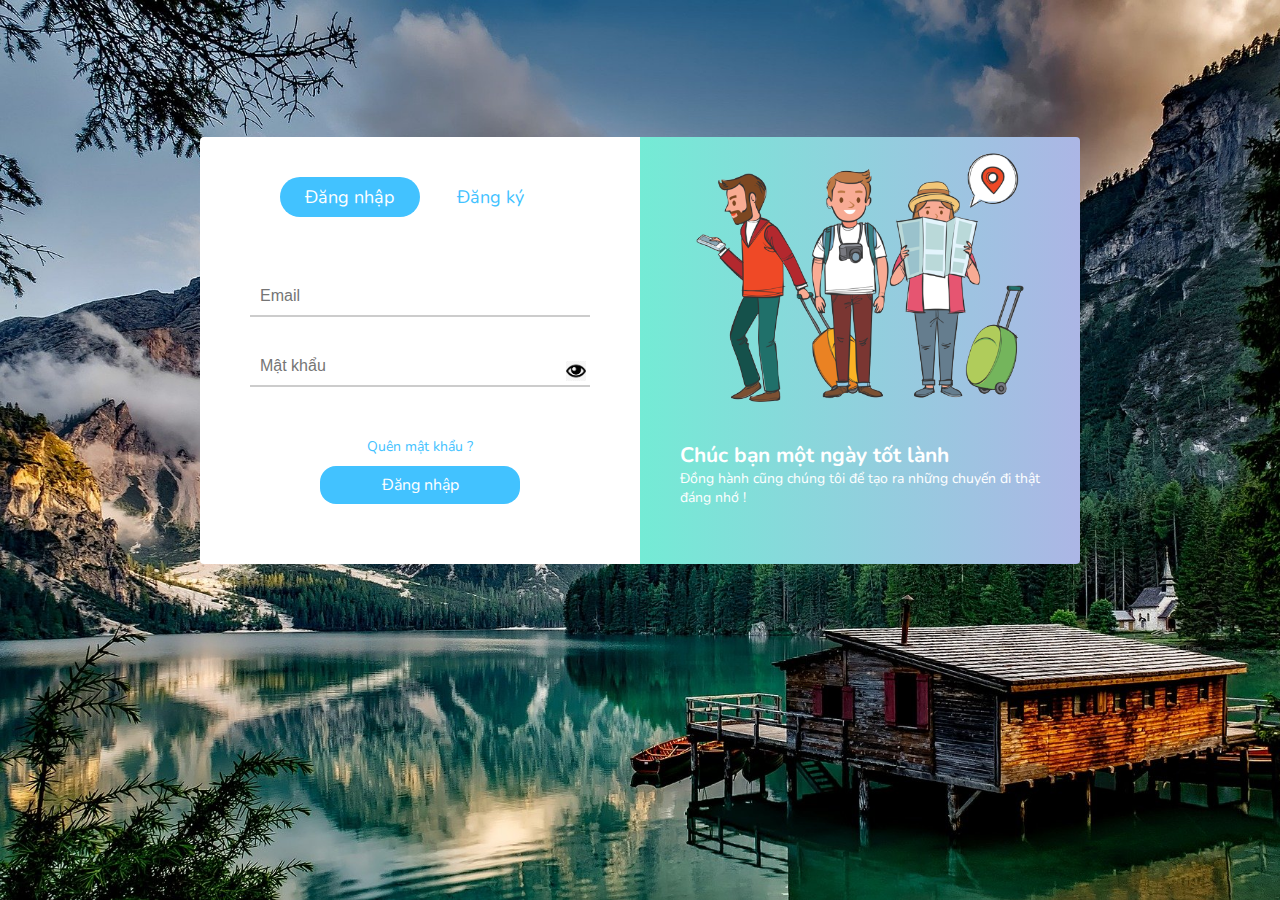
<file: html/login.html>
<!DOCTYPE html>
<html lang="en">
<head>
    <meta charset="UTF-8">
    <meta http-equiv="X-UA-Compatible" content="IE=edge">
    <meta name="viewport" content="width=device-width, initial-scale=1.0">
    <title>Đăng nhập - MTP Travel</title>
    <link rel="preconnect" href="https://fonts.googleapis.com">
    <link rel="preconnect" href="https://fonts.gstatic.com" crossorigin>
    <link href="https://fonts.googleapis.com/css2?family=Nunito:ital,wght@0,200;0,300;0,400;0,500;0,600;0,700;1,300&display=swap" rel="stylesheet">
    <link rel="stylesheet" href="https://cdnjs.cloudflare.com/ajax/libs/font-awesome/6.1.1/css/all.min.css">
    <link rel="stylesheet" href="../assets/css/base.css">
    <link rel="stylesheet" href="../assets/css/login.css">
</head>
<body>
    <div class="main">
        <div class="container login">
            <div id="form1">

                <div class="form-heading">
                        <div class="form-heading__item active" data="login">Đăng nhập</div>
                        <div class="form-heading__item" data="register">Đăng ký</div>
                </div>
                <form action="" method="POST" class="form form-login">
                    <div class="form-group">
                        <input type="text" name="username" placeholder="Email" class="form-input">
                    </div>
                    <div class="form-group">
                        <input type="password" name="password" placeholder="Mật khẩu" class="form-input">
                        <div class="form-icon">
                            <img src="../assets/img/sticker/eye.png" alt="" name="eye" class="active">
                            <img src="../assets/img/sticker/eye-slash.png" alt="" name="eye-slash" class="">
                        </div>
                    </div>
    
                    <span class="form-message"></span>
                    <a href="" class="form-forget-pass">Quên mật khẩu ?</a>
                    <button type="submit" class="form-btn" name="login">Đăng nhập</button>
                </form>
                
                <form action="" method="POST" class="form form-register">
                    <div class="form-group">
                        <input type="text" name="fullname" placeholder="Họ và tên" class="form-input">
                        <span class="form-message"></span>
                    </div>
                    <div class="form-group">
                        <input type="text" name="email" placeholder="Email" class="form-input">
                        <span class="form-message"></span>
                    </div>
                    <div class="form-group">
                        <input type="type" name="phone" placeholder="Số điện thoại" class="form-input">
                        <span class="form-message"></span>
                    </div>
                    <div class="form-group">
                        <input type="text" name="create-password" placeholder="Mật khẩu" class="form-input">
                        <span class="form-message"></span>
                    </div>
    
                    <button type="submit" class="form-btn" name="register">Đăng ký</button>
                </form>
            </div>
            <div class="account-banner">
                <img src="../assets/img/sticker/account-banner.png" alt="" class="account-banner__img">
                <div class="account-banner__desc">
                    <h2 class="account-banner__heading">Chúc bạn một ngày tốt lành</h2>
                    <p class="account-banner__details">Đồng hành cũng chúng tôi để tạo ra những chuyến đi thật đáng nhớ !</p>
                </div>
            </div>    
        </div>
    </div>
    
    <script src="../assets/js/login.js"></script>
</body>
</html>
</file>
<file: assets/css/base.css>
:root{
    --primary-color: #42C2FF;
    --orange-color: #eb5e28;
}

html {
    font-family: 'Nunito', sans-serif;
    font-size: 14px;
}
body {
    background-color: #f1f1f1;
}
* {
    margin: 0;
    padding: 0;
    box-sizing: border-box;
}
ul {
    list-style: none;
}

a {
    text-decoration: none;
}

input {
    outline: none;
}

textarea {
    outline: none;
    resize: none;
}

img {
    vertical-align: middle;
}

select {
    outline: none;
}

button {
    cursor: pointer;
    border: none;
}

.text-shadow {
    text-shadow: 0 1px 3px #191919;
}

.text-center {
    text-align: center;
}

.pastel-pink {
    background-color: #f4bfbf;
}

.pastel-orange {
    background-color: #ffd9c0;
}

.pastel-yellow {
    background-color: #faf0d7;
}

.pastel-blue {
    background-color: #b7e5dd;
}

@keyframes fadeIn {
    from {
        opacity: 0;
    }
    to {
        opacity: 1;
    }
}

@keyframes slipDown {
    from {
        transform: translateY(-7px);
        opacity: 0;
    }
    to {
        transform: translateY(0);
        opacity: 1;
    }
}
</file>
<file: assets/css/login.css>
.main {
    height: 100vh;
    background-image: url(../img/place/bg_login.jpg);
    background-size: cover;
    display: flex;
    align-items: center;
    justify-content: center;
}
.container {
    display: flex;
    margin-top: -200px;
}
.container.login .form-register {
    display: none;
}
.container.register .form-login {
    display: none;
}
.form-heading {
    display: flex;
    align-items: center;
    justify-content: center;
    overflow: hidden;
    padding: 40px 80px 0 80px;
    background-color: #fff;
    border-top-left-radius: 4px;
}
.form-heading__item {
    flex: 1;
    color: var(--primary-color);
    text-align: center;
    padding: 8px 0;
    border-radius: 24px;
    font-size: 18px;
}
.form-heading__item:hover {
    background-color: #f1f1f1;
    cursor: pointer;
}
.form-heading__item.active {
    background-color: var(--primary-color);
    color: #fff;
}
.form {
    width: 440px;
    display: flex;
    flex-direction: column;
    align-items: center;
    padding: 60px 50px;
    border-bottom-left-radius: 4px;
    background-color: #fff;
}
.form-login .form-group {
    display: flex;
    align-items: center;
}
.form-group {
    width: 100%; 
    margin-bottom: 20px;
}
.form-input {
    width: 100%;
    font-size: 16px;
    padding: 10px;
    margin-bottom: 10px;
    border: none;
    border-bottom: 2px solid #ccc;
}
.form-icon {
    padding: 4px;
    border-bottom: 2px solid #ccc;
}
.form-icon img {
    width: 20px;
    cursor: pointer;
    display: none;
}
.form-icon .active {
    display: block;
}
.form-message {
    color: #f33a58;
    font-size: 14px;
}
.form-forget-pass {
    color: var(--primary-color);
    font-size: 14px;
    margin-top: 20px;
    align-self: center;
}
.form-btn {
    align-self: center;
    width: 200px;
    padding: 8px 0;
    margin-top: 10px;
    border: none;
    border-radius: 16px;
    font-size: 16px;
    font-family: 'Nunito', sans-serif;
    color: #fff;
    background-color: var(--primary-color);
}
.form-btn:hover {
    background-color: rgba(66, 194, 255, 0.7);
}

/* account banner */
.account-banner {
    display: flex;
    flex-direction: column;
    color: #fff;
    width: 440px;
    border-top-right-radius: 4px;
    border-bottom-right-radius: 4px;
    background-image: linear-gradient(to right, #74ebd5, #acb6e5);
}
.account-banner__img {
    width: 80%;
    align-self: center;
}
.account-banner__desc {
    padding: 20px 40px;
}
.account-banner__heading {

}
.account-banner__details {

}
</file>
